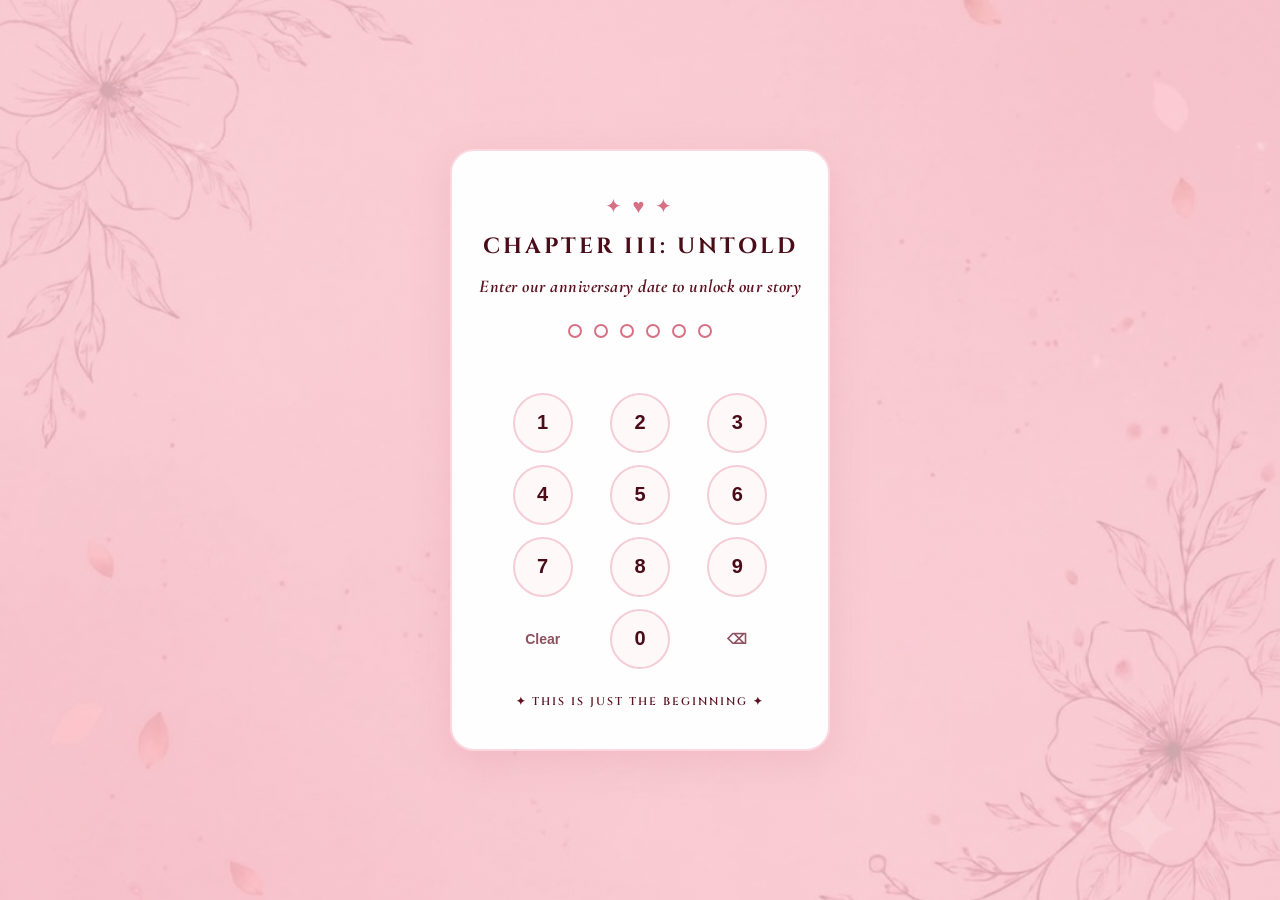
<file: index.html>
<!DOCTYPE html>
<html lang="en">

<head>
    <meta charset="UTF-8">
    <meta name="viewport" content="width=device-width, initial-scale=1.0">
    <title>Chapter III: Untold</title>

    <!-- Google Fonts (Cinzel + Cormorant Garamond + Poppins) -->
    <link rel="preconnect" href="https://fonts.googleapis.com">
    <link rel="preconnect" href="https://fonts.gstatic.com" crossorigin>
    <link href="https://fonts.googleapis.com/css2?family=Cinzel:wght@400;600;700&family=Cormorant+Garamond:ital,wght@1,400;1,600;1,700&family=Poppins:wght@300;400;500;600&display=swap" rel="stylesheet">

    <style>
        * {
            box-sizing: border-box;
            margin: 0;
            padding: 0;
        }

        body {
            /* 🌸 Pink background style */
            background-color: #fff0f3;
            background-image: 
                linear-gradient(rgba(252, 221, 227, 0.75), rgba(252, 221, 227, 0.75)),
                url('image/2flower-bg.jpg');
            background-size: cover;
            background-position: center;
            background-repeat: no-repeat;
            background-attachment: fixed;
            
            font-family: 'Poppins', sans-serif;
            display: flex;
            justify-content: center;
            align-items: center;
            min-height: 100vh;
            padding: 20px;
        }

        .anniversary-card {
            background: rgba(255, 255, 255, 0.98);
            padding: 40px 25px;
            border-radius: 24px;
            box-shadow: 0 10px 35px rgba(224, 150, 168, 0.3);
            border: 2px solid #f9d8e0;
            width: 100%;
            max-width: 380px;
            text-align: center;
            position: relative;
            backdrop-filter: blur(8px);
        }

        .top-heart {
            color: #d87085;
            font-size: 20px;
            margin-bottom: 12px;
            letter-spacing: 3px;
        }

        /* 🏛️ Main Title - Ginawang Dark Burgundy & Bolder */
        h1 {
            font-family: 'Cinzel', serif;
            font-size: 22px;
            color: #4a0d18; /* Dark Burgundy for high visibility */
            font-weight: 700;
            line-height: 1.3;
            text-transform: uppercase;
            letter-spacing: 3px;
            margin-bottom: 8px;
        }

        /* 📜 Sub-Message - Ginawang Dark Wine & Bolder */
        .message {
            font-family: 'Cormorant Garamond', serif;
            font-size: 18px;
            font-style: italic;
            color: #5c1221; /* Dark Wine color */
            font-weight: 700; /* Bolder text */
            margin: 12px 0 25px 0;
            line-height: 1.4;
            letter-spacing: 0.5px;
        }

        .passcode-display {
            display: flex;
            justify-content: center;
            gap: 12px;
            margin-bottom: 20px;
        }

        .dot {
            width: 14px;
            height: 14px;
            border-radius: 50%;
            border: 2px solid #d87085;
            background-color: transparent;
            transition: all 0.2s ease;
        }

        .dot.active {
            background-color: #d87085;
        }

        .error-message {
            color: #e56b6f;
            font-size: 13px;
            margin-bottom: 15px;
            min-height: 20px;
            font-weight: 600;
        }

        .keypad {
            display: grid;
            grid-template-columns: repeat(3, 1fr);
            gap: 12px;
            max-width: 280px;
            margin: 0 auto;
        }

        .key-btn {
            background: #fff8f9;
            border: 2px solid #f4cdd6;
            color: #4a0d18;
            font-size: 20px;
            font-weight: 600;
            padding: 14px 0;
            border-radius: 50%;
            width: 60px;
            height: 60px;
            margin: 0 auto;
            cursor: pointer;
            transition: all 0.15s ease;
            display: flex;
            align-items: center;
            justify-content: center;
            user-select: none;
        }

        .key-btn:active {
            background: #d87085;
            color: white;
            border-color: #d87085;
            transform: scale(0.95);
        }

        .clear-btn {
            font-size: 14px;
            background: transparent;
            border: none;
            color: #8c505e;
            font-weight: 600;
        }

        /* ✦ Bottom Text - Ginagawang mas dark & malinaw */
        .forever {
            font-family: 'Cinzel', serif;
            font-size: 11px;
            color: #5c1221; /* Darker tone */
            font-weight: 600; /* Bolder text */
            margin-top: 25px;
            letter-spacing: 2px;
            text-transform: uppercase;
        }
    </style>
</head>

<body>

    <main class="anniversary-card">
        <div class="top-heart">✦ ♥ ✦</div>

        <h1>Chapter III: Untold</h1>

        <p class="message">Enter our anniversary date to unlock our story</p>

        <!-- Passcode Dots (6 Digits para sa 073026) -->
        <div class="passcode-display">
            <div class="dot" id="dot-0"></div>
            <div class="dot" id="dot-1"></div>
            <div class="dot" id="dot-2"></div>
            <div class="dot" id="dot-3"></div>
            <div class="dot" id="dot-4"></div>
            <div class="dot" id="dot-5"></div>
        </div>

        <div class="error-message" id="errorMessage"></div>

        <!-- 0-9 Keypad -->
        <div class="keypad">
            <button class="key-btn" onclick="pressKey('1')">1</button>
            <button class="key-btn" onclick="pressKey('2')">2</button>
            <button class="key-btn" onclick="pressKey('3')">3</button>
            <button class="key-btn" onclick="pressKey('4')">4</button>
            <button class="key-btn" onclick="pressKey('5')">5</button>
            <button class="key-btn" onclick="pressKey('6')">6</button>
            <button class="key-btn" onclick="pressKey('7')">7</button>
            <button class="key-btn" onclick="pressKey('8')">8</button>
            <button class="key-btn" onclick="pressKey('9')">9</button>
            <button class="key-btn clear-btn" onclick="clearPasscode()">Clear</button>
            <button class="key-btn" onclick="pressKey('0')">0</button>
            <button class="key-btn clear-btn" onclick="deleteLastDigit()">⌫</button>
        </div>

        <p class="forever">✦ This is just the beginning ✦</p>
    </main>

    <script>
        const CORRECT_PASSCODE = "073026";
        let enteredPasscode = "";

        function pressKey(num) {
            if (enteredPasscode.length < 6) {
                enteredPasscode += num;
                updateDots();
                document.getElementById("errorMessage").textContent = "";

                if (enteredPasscode.length === 6) {
                    setTimeout(checkPasscode, 200);
                }
            }
        }

        function updateDots() {
            for (let i = 0; i < 6; i++) {
                const dot = document.getElementById(`dot-${i}`);
                if (i < enteredPasscode.length) {
                    dot.classList.add("active");
                } else {
                    dot.classList.remove("active");
                }
            }
        }

        function checkPasscode() {
            const errorMsg = document.getElementById("errorMessage");

            if (enteredPasscode === CORRECT_PASSCODE) {
                errorMsg.style.color = "#52b788";
                errorMsg.textContent = "✔ Correct! Unlocking... ♥";

                document.body.style.transition = "opacity 1s ease";
                document.body.style.opacity = "0";

                setTimeout(() => {
                    window.location.href = "story.html";
                }, 1000);
            } else {
                errorMsg.style.color = "#e56b6f";
                errorMsg.textContent = "❌ Incorrect passcode, try again my love! ♥";

                setTimeout(() => {
                    clearPasscode();
                }, 800);
            }
        }

        function clearPasscode() {
            enteredPasscode = "";
            updateDots();
        }

        function deleteLastDigit() {
            if (enteredPasscode.length > 0) {
                enteredPasscode = enteredPasscode.slice(0, -1);
                updateDots();
            }
        }
    </script>

</body>

</html>
</file>
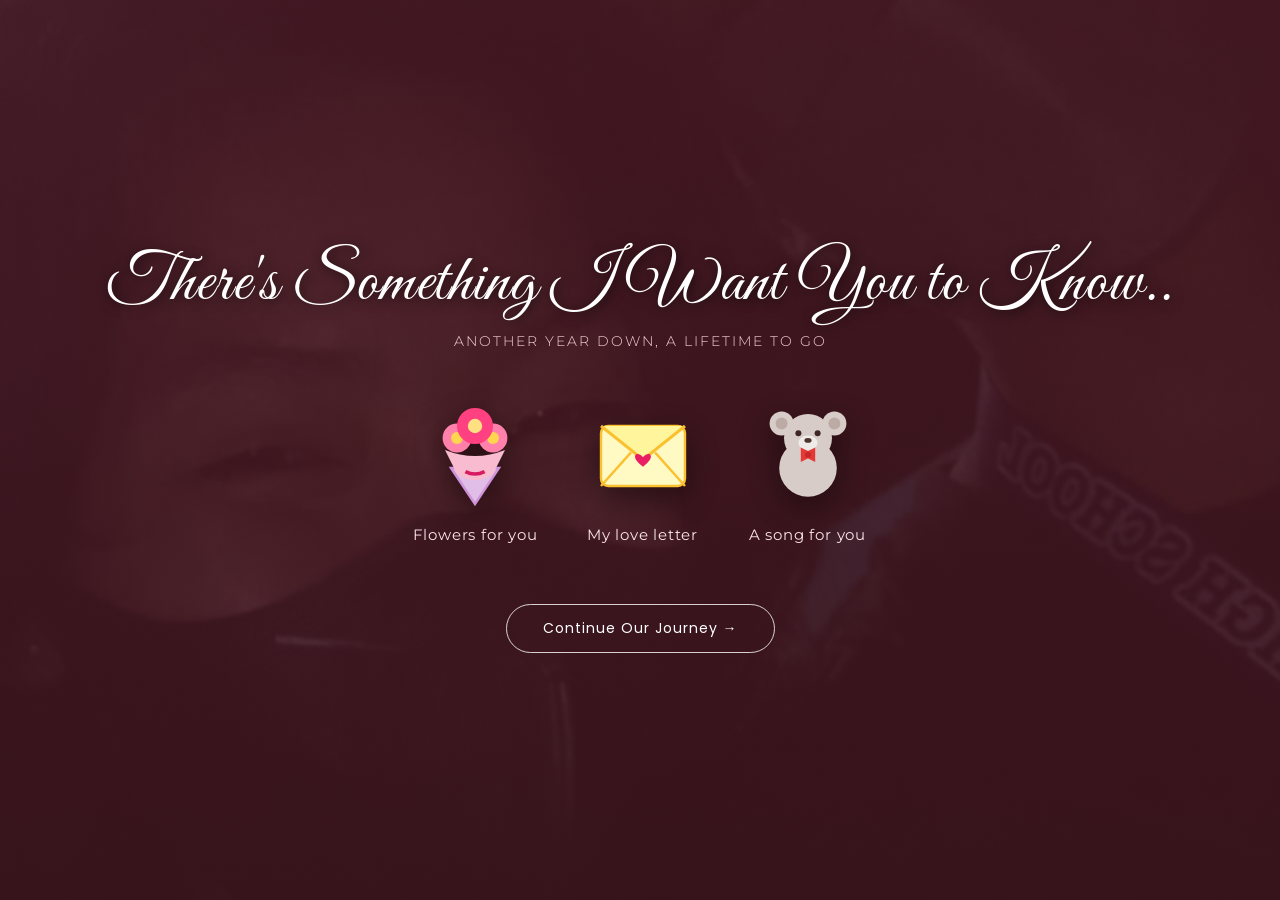
<file: flowers.html>
<!DOCTYPE html>
<html lang="en">
<head>
    <meta charset="UTF-8">
    <meta name="viewport" content="width=device-width, initial-scale=1.0">
    <title>Happy Anniversary - Cristy Limbago</title>

    <!-- Google Fonts -->
    <link rel="preconnect" href="https://fonts.googleapis.com">
    <link rel="preconnect" href="https://fonts.gstatic.com" crossorigin>
    <link href="https://fonts.googleapis.com/css2?family=Great+Vibes&family=Montserrat:wght@300;400;500;600&family=Poppins:wght@300;400;500&display=swap" rel="stylesheet">

    <style>
        * {
            box-sizing: border-box;
            margin: 0;
            padding: 0;
        }

        body {
            /* 🖼️ BACKGROUND: Photo43 with Dark Maroon Overlay */
            background: linear-gradient(rgba(74, 25, 35, 0.85), rgba(60, 20, 28, 0.90)), 
                        url('image/photo43.jpg.jpeg') center/cover no-repeat fixed;
            font-family: 'Poppins', sans-serif;
            min-height: 100vh;
            display: flex;
            flex-direction: column;
            align-items: center;
            justify-content: center;
            padding: 20px;
            overflow-x: hidden;
            color: #ffffff;
            text-align: center;
        }

        /* ✍️ CURSIVE HEADER TITLE */
        .title-wrapper {
            margin-bottom: 40px;
            z-index: 2;
        }

        .title {
            font-family: 'Great Vibes', cursive;
            color: #ffffff;
            font-size: 68px;
            font-weight: 400;
            text-shadow: 2px 2px 12px rgba(0, 0, 0, 0.6);
            letter-spacing: 1px;
            line-height: 1.1;
        }

        .subtitle {
            font-family: 'Montserrat', sans-serif;
            font-size: 14px;
            font-weight: 300;
            color: #f3d0d7;
            letter-spacing: 2px;
            margin-top: 10px;
            text-transform: uppercase;
        }

        /* 🗂️ 3 CLICKABLE OPTIONS CONTAINER */
        .options-container {
            display: flex;
            flex-wrap: wrap;
            gap: 45px;
            justify-content: center;
            align-items: flex-end;
            z-index: 5;
            margin-bottom: 20px;
        }

        .option-box {
            display: flex;
            flex-direction: column;
            align-items: center;
            cursor: pointer;
            transition: all 0.4s ease;
            animation: floatSway 4s ease-in-out infinite alternate;
            user-select: none;
        }

        .option-box:nth-child(2) { animation-delay: 1.2s; }
        .option-box:nth-child(3) { animation-delay: 2.4s; }

        .option-box:hover {
            transform: scale(1.15) translateY(-10px);
            filter: drop-shadow(0 15px 25px rgba(255, 182, 193, 0.4));
        }

        .option-icon-wrap {
            width: 120px;
            height: 120px;
            display: flex;
            align-items: center;
            justify-content: center;
            filter: drop-shadow(0 10px 15px rgba(0,0,0,0.4));
        }

        .option-icon-wrap svg {
            width: 100%;
            height: 100%;
        }

        .option-label {
            font-family: 'Montserrat', sans-serif;
            margin-top: 15px;
            font-size: 15px;
            font-weight: 400;
            color: #fce4ec;
            letter-spacing: 0.8px;
        }

        /* 🖼️ POPUP MODAL STYLES */
        .modal-overlay {
            position: fixed;
            top: 0; left: 0; width: 100%; height: 100%;
            background: rgba(0, 0, 0, 0.85);
            backdrop-filter: blur(6px);
            display: flex;
            align-items: center;
            justify-content: center;
            z-index: 100;
            opacity: 0;
            pointer-events: none;
            transition: opacity 0.4s ease;
        }

        .modal-overlay.active {
            opacity: 1;
            pointer-events: auto;
        }

        .modal-content {
            background: #fffefb;
            color: #4a3b3e;
            padding: 30px 20px;
            border-radius: 18px;
            max-width: 420px;
            width: 90%;
            max-height: 85vh;
            overflow-y: auto;
            text-align: center;
            position: relative;
            transform: translateY(30px) scale(0.9);
            transition: all 0.4s cubic-bezier(0.175, 0.885, 0.32, 1.275);
            box-shadow: 0 20px 50px rgba(0,0,0,0.6);
        }

        .modal-overlay.active .modal-content {
            transform: translateY(0) scale(1);
        }

        .close-btn {
            position: absolute;
            top: 12px;
            right: 18px;
            font-size: 26px;
            font-weight: 300;
            color: #880e4f;
            cursor: pointer;
            transition: transform 0.3s ease;
            z-index: 10;
        }

        .close-btn:hover {
            transform: rotate(90deg) scale(1.2);
        }

        .modal-title {
            color: #880e4f;
            font-family: 'Great Vibes', cursive;
            font-size: 38px;
            margin-bottom: 10px;
        }

        .modal-photo img {
            width: 100%;
            height: 250px;
            object-fit: cover;
            border-radius: 12px;
            margin-bottom: 15px;
            box-shadow: 0 5px 15px rgba(0,0,0,0.12);
        }

        .modal-text {
            font-size: 14px;
            line-height: 1.6;
            color: #5d4037;
        }

        .modal-letter-body {
            font-size: 13.5px;
            line-height: 1.7;
            color: #4a3b3e;
            text-align: left;
            background: #fffafb;
            padding: 20px;
            border-radius: 12px;
            border: 1px solid #fce4ec;
            margin-top: 10px;
        }

        .modal-message {
            font-size: 13.5px;
            line-height: 1.6;
            color: #5d4037;
            text-align: left;
            background: #fdf2f4;
            padding: 15px;
            border-radius: 12px;
            border-left: 3px solid #880e4f;
            margin-bottom: 15px;
        }

        /* 🎬 YOUTUBE EMBED CONTAINER */
        .youtube-container {
            position: relative;
            width: 100%;
            padding-bottom: 56.25%; /* 16:9 Aspect Ratio */
            height: 0;
            overflow: hidden;
            border-radius: 12px;
            margin-top: 10px;
            box-shadow: 0 8px 20px rgba(0,0,0,0.2);
            background: #000;
        }

        .youtube-container iframe {
            position: absolute;
            top: 0;
            left: 0;
            width: 100%;
            height: 100%;
            border: 0;
        }

        /* 🔘 CONTINUE BUTTON */
        .next-btn {
            display: inline-block;
            margin-top: 40px;
            padding: 13px 36px;
            background-color: transparent;
            color: white;
            border: 1.5px solid rgba(255, 255, 255, 0.8);
            border-radius: 30px;
            text-decoration: none;
            font-size: 14px;
            font-weight: 400;
            letter-spacing: 1px;
            transition: all 0.4s ease;
            z-index: 10;
        }

        .next-btn:hover {
            background-color: white;
            color: #4a1923;
            transform: translateY(-3px);
            box-shadow: 0 10px 20px rgba(255,255,255,0.25);
        }

        /* ANIMATIONS */
        @keyframes floatSway {
            0% { transform: translateY(0) rotate(-2deg); }
            100% { transform: translateY(-8px) rotate(2deg); }
        }

        @media (max-width: 600px) {
            .option-icon-wrap { width: 95px; height: 95px; }
            .title { font-size: 50px; }
            .options-container { gap: 25px; }
        }
    </style>
</head>
<body>

    <!-- 📌 HEADER -->
    <div class="title-wrapper">
        <h1 class="title">There's Something I Want You to Know..</h1>
        <p class="subtitle">Another Year Down, A Lifetime to Go</p>
    </div>

    <!-- 🗂️ 3 CLICKABLE OPTIONS -->
    <div class="options-container">
        
        <!-- Option 1: Flowers -->
        <div class="option-box" onclick="openModal('modalFlowers')">
            <div class="option-icon-wrap">
                <!-- SVG Bouquet Illustration -->
                <svg viewBox="0 0 100 100" fill="none" xmlns="http://www.w3.org/2000/svg">
                    <path d="M30 65 L50 95 L70 65 Z" fill="#e1bee7" stroke="#ce93d8" stroke-width="2"/>
                    <path d="M25 50 Q50 60 75 50 L65 70 Q50 80 35 70 Z" fill="#f8bbd0"/>
                    <circle cx="35" cy="40" r="12" fill="#ff80ab"/>
                    <circle cx="35" cy="40" r="5" fill="#ffd54f"/>
                    <circle cx="65" cy="40" r="12" fill="#ff80ab"/>
                    <circle cx="65" cy="40" r="5" fill="#ffd54f"/>
                    <circle cx="50" cy="30" r="15" fill="#ff4081"/>
                    <circle cx="50" cy="30" r="6" fill="#ffe082"/>
                    <path d="M42 68 Q50 72 58 68" stroke="#d81b60" stroke-width="3" fill="none"/>
                </svg>
            </div>
            <div class="option-label">Flowers for you</div>
        </div>

        <!-- Option 2: Love Letter -->
        <div class="option-box" onclick="openModal('modalLetter')">
            <div class="option-icon-wrap">
                <!-- SVG Envelope Illustration -->
                <svg viewBox="0 0 100 100" fill="none" xmlns="http://www.w3.org/2000/svg">
                    <rect x="15" y="30" width="70" height="50" rx="6" fill="#fff9c4" stroke="#fbc02d" stroke-width="2"/>
                    <path d="M15 30 L50 58 L85 30" stroke="#fbc02d" stroke-width="2.5" fill="#fff59d"/>
                    <path d="M15 80 L40 52" stroke="#fbc02d" stroke-width="2"/>
                    <path d="M85 80 L60 52" stroke="#fbc02d" stroke-width="2"/>
                    <path d="M50 56 C45 50 38 55 50 64 C62 55 55 50 50 56 Z" fill="#e91e63"/>
                </svg>
            </div>
            <div class="option-label">My love letter</div>
        </div>

        <!-- Option 3: Teddy Bear / Song -->
        <div class="option-box" onclick="openModal('modalSong')">
            <div class="option-icon-wrap">
                <!-- SVG Bear Illustration -->
                <svg viewBox="0 0 100 100" fill="none" xmlns="http://www.w3.org/2000/svg">
                    <circle cx="28" cy="28" r="10" fill="#d7ccc8"/>
                    <circle cx="28" cy="28" r="5" fill="#bcaaa4"/>
                    <circle cx="72" cy="28" r="10" fill="#d7ccc8"/>
                    <circle cx="72" cy="28" r="5" fill="#bcaaa4"/>
                    <circle cx="50" cy="65" r="24" fill="#d7ccc8"/>
                    <circle cx="50" cy="40" r="20" fill="#d7ccc8"/>
                    <ellipse cx="50" cy="44" rx="8" ry="6" fill="#efebe9"/>
                    <ellipse cx="50" cy="42" rx="3" ry="2" fill="#4e342e"/>
                    <circle cx="42" cy="36" r="2.5" fill="#3e2723"/>
                    <circle cx="58" cy="36" r="2.5" fill="#3e2723"/>
                    <path d="M44 54 L56 60 L56 48 Z" fill="#e53935"/>
                    <path d="M56 54 L44 60 L44 48 Z" fill="#e53935"/>
                    <circle cx="50" cy="54" r="2.5" fill="#c62828"/>
                </svg>
            </div>
            <div class="option-label">A song for you</div>
        </div>

    </div>

    <!-- 🔘 CONTINUE BUTTON (Naka-link na sa gift.html) -->
    <a href="gift.html" class="next-btn">Continue Our Journey →</a>


    <!-- ================= MODALS (POPUPS) ================= -->

    <!-- MODAL 1: FLOWERS (Photo Reveal) -->
    <div class="modal-overlay" id="modalFlowers" onclick="closeModal(event, 'modalFlowers')">
        <div class="modal-content">
            <span class="close-btn" onclick="closeModalDirect('modalFlowers')">&times;</span>
            <div class="modal-photo">
                <img id="revealPhoto" src="image/photo43.jpg.jpeg" alt="Our First Picture Together">
            </div>
            <h3 class="modal-title">Flowers For You</h3>
            <p class="modal-text">Our very first picture together. 📸❤️</p>
        </div>
    </div>

    <!-- MODAL 2: LOVE LETTER -->
    <div class="modal-overlay" id="modalLetter" onclick="closeModal(event, 'modalLetter')">
        <div class="modal-content">
            <span class="close-btn" onclick="closeModalDirect('modalLetter')">&times;</span>
            <h3 class="modal-title">My Love Letter</h3>
            
            <div class="modal-letter-body">
                <p><strong>Mi amor🤍,</strong></p><br>
                <p>Happy 3rd Anniversary.</p><br>
                <p>Three years na ta, love. Wala gyud ko nagdahom nga moabot ta ani nga point despite sa tanan natong naagian. Pero bisan unsa man ang nahitabo, nagpabilin gihapon nga kitang duha.</p><br>
                <p>Dili man gyud perpekto atong relationship. Daghan ta'g away, misunderstandings, ug mga panahon nga murag wala na lang gyud. Makabati ta'g kapoy, laay, ug sumo sa usag usa. Usahay mag-away ta, makasulti ta og mga words nga wala nato tinuyo kay nadalas kapungot. Usahay sad, mas gipili nato ang maghilom kaysa magstorya.</p><br>
                <p>I know daghan kog mga sayop nga nabuhat sa imoha. Naay mga panahon nga ako ang hinungdan nganong mag-away ta, hangtod sa moabot na lang sa walay tingogay. Naay mga time nga nakasulti ko og mga words nga nakapasakit nimo. Gusto ko mangayog pasaylo ana. Gusto pud ko magpasalamat kay bisan kapila ko nasayop, ginasabot gihapon ko nimo.</p><br>
                <p>Thank you for staying. Thank you for loving me even when I wasn't easy to love. Salamat kay nakita gihapon nimo ang maayo sa akoa bisan sa mga panahon nga ako mismo wala na kabalo unsay makita sa akong kaugalingon.</p><br>
                <p>Looking back, narealize nako nga ang atong mga away wala diay para magbulag ta. They were there to make us stronger, to teach us how to understand each other better, and to remind us that love isn't about being perfect it's about choosing each other, especially on the hardest days.</p><br>
                <p>After three years, one thing has never changed.</p><br>
                <p>Ikaw gihapon ang akong pahulay. Ikaw gihapon ang tao nga gusto nakong pilion og makauban sa mga sumu-sunod pa.</p><br>
                <p>Happy 3rd Anniversary, my love.</p><br>
                <p>Thank you for these three amazing years. Thank you for every smile, every lesson, every argument that helped us grow, and every moment you chose to stay.</p><br>
                <p>I love you, and I always will.</p><br>
                <p>Yours truly,<br><strong>Gerald</strong></p>
            </div>
        </div>
    </div>

    <!-- MODAL 3: A SONG FOR YOU (Message + YouTube Player Embed) -->
    <div class="modal-overlay" id="modalSong" onclick="closeModal(event, 'modalSong')">
        <div class="modal-content">
            <span class="close-btn" onclick="closeModalDirect('modalSong'); stopYtVideo();">&times;</span>
            <h3 class="modal-title">A Song For You</h3>
            
            <!-- Custom Message Before Song -->
            <div class="modal-message">
                <p><strong>Tahanan</strong></p><br>
                <p>I chose this song because it perfectly reflects how I feel about you. Every lyric reminds me of our journey together and the love we've built over the past three years.</p><br>
                <p>To me, the word "Tahanan" is not a place—it's you. Thank you for being my comfort, my peace, and the person I always want to be.</p><br>
                <p>Happy 3rd Anniversary, my love. Thank you for being my tahanan. I love you always. ❤️</p>
            </div>
            
            <!-- Embedded YouTube Player -->
            <div class="youtube-container">
                <iframe id="ytPlayer" 
                        src="https://www.youtube.com/embed/PLrd-rILKtc?enablejsapi=1" 
                        title="Tahanan - El Manu" 
                        allow="accelerometer; autoplay; clipboard-write; encrypted-media; gyroscope; picture-in-picture" 
                        allowfullscreen>
                </iframe>
            </div>
        </div>
    </div>


    <script>
        // 1. Background Image Extension Fallback
        const body = document.body;
        const testImg = new Image();
        testImg.src = 'image/photo43.jpg.jpeg';
        testImg.onerror = function() {
            body.style.backgroundImage = "linear-gradient(rgba(74, 25, 35, 0.85), rgba(60, 20, 28, 0.90)), url('image/photo43.jpg')";
        };

        // 2. Modal Photo Extension Fallback
        const photoImg = document.getElementById('revealPhoto');
        photoImg.onerror = function() {
            if (this.src.endsWith('.jpg.jpeg')) {
                this.src = 'image/photo43.jpg';
            } else if (this.src.endsWith('.jpg')) {
                this.src = 'image/photo43.jpeg';
            } else if (this.src.endsWith('.jpeg')) {
                this.src = 'image/photo43.PNG';
            }
        };

        // 3. Modal Control Logic
        function openModal(modalId) {
            document.getElementById(modalId).classList.add('active');
        }

        function closeModalDirect(modalId) {
            document.getElementById(modalId).classList.remove('active');
            if (modalId === 'modalSong') {
                stopYtVideo();
            }
        }

        function closeModal(event, modalId) {
            if (event.target.id === modalId) {
                document.getElementById(modalId).classList.remove('active');
                if (modalId === 'modalSong') {
                    stopYtVideo();
                }
            }
        }

        // 4. Function para tumigil ang YouTube audio kapag isinarat/isinara ang modal
        function stopYtVideo() {
            const iframe = document.getElementById('ytPlayer');
            if (iframe) {
                const iframeSrc = iframe.src;
                iframe.src = iframeSrc; // Reset src to pause playback
            }
        }
    </script>

</body>
</html>
</file>
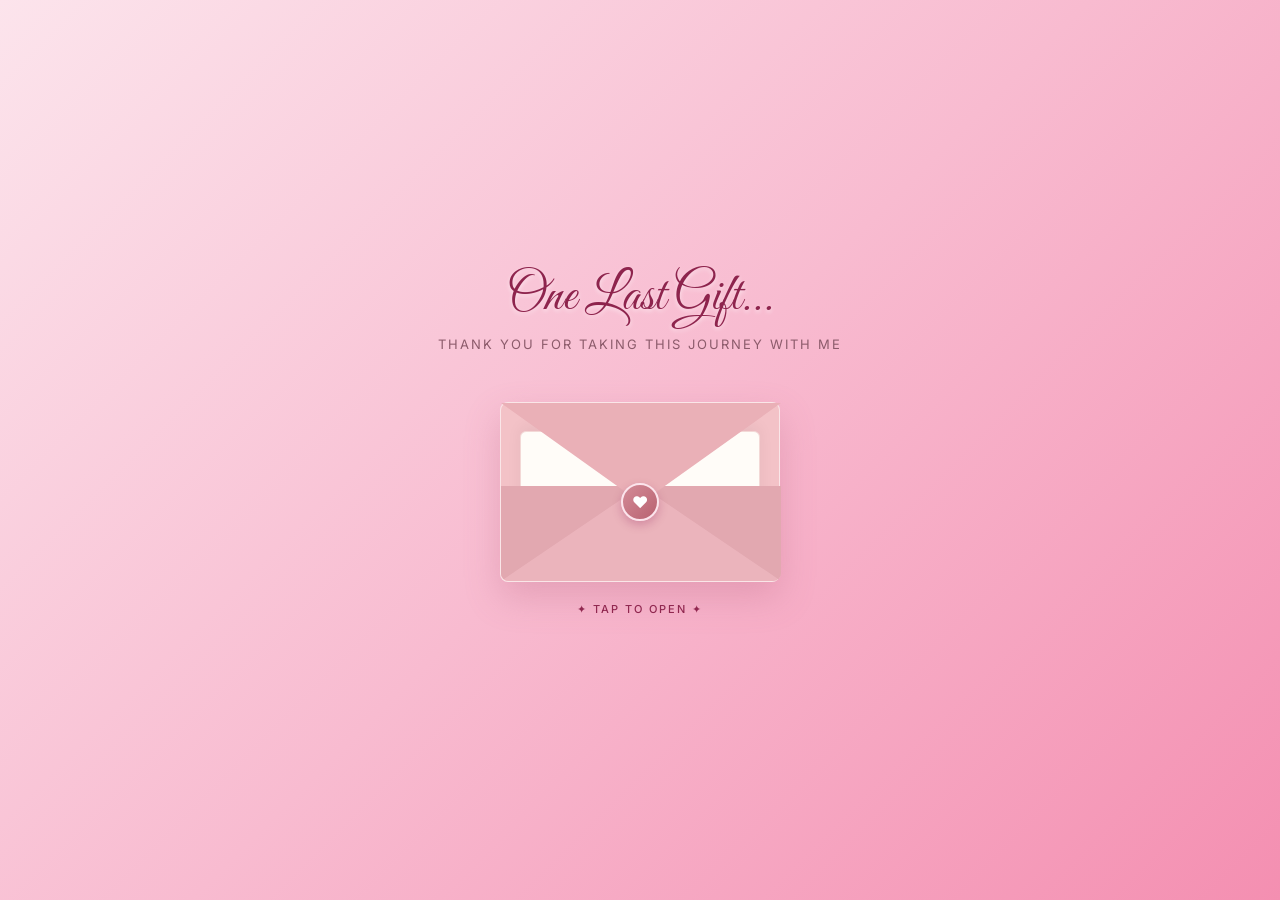
<file: gift.html>
<!DOCTYPE html>
<html lang="en">
<head>
    <meta charset="UTF-8">
    <meta name="viewport" content="width=device-width, initial-scale=1.0">
    <title>One Last Gift - For Cristy</title>

    <!-- Google Fonts: Inter + Great Vibes -->
    <link rel="preconnect" href="https://fonts.googleapis.com">
    <link rel="preconnect" href="https://fonts.gstatic.com" crossorigin>
    <link href="https://fonts.googleapis.com/css2?family=Great+Vibes&family=Inter:wght@300;400;500;600&display=swap" rel="stylesheet">

    <style>
        * {
            box-sizing: border-box;
            margin: 0;
            padding: 0;
        }

        body {
            /* Soft Pink Aesthetic matching reference photo */
            background: linear-gradient(135deg, #fce4ec 0%, #f8bbd0 50%, #f48fb1 100%);
            min-height: 100vh;
            font-family: 'Inter', sans-serif;
            display: flex;
            justify-content: center;
            align-items: center;
            overflow-x: hidden;
            position: relative;
            color: #5d4037;
        }

        /* Ambient Canvas */
        canvas#ambientCanvas {
            position: absolute;
            top: 0;
            left: 0;
            width: 100%;
            height: 100%;
            pointer-events: none;
            z-index: 1;
        }

        .container {
            position: relative;
            z-index: 10;
            text-align: center;
            padding: 20px;
            max-width: 520px;
            width: 90%;
            display: flex;
            flex-direction: column;
            align-items: center;
        }

        /* Header Styles */
        .intro-group {
            transition: opacity 0.8s ease, transform 0.8s ease;
            margin-bottom: 30px;
        }

        .intro-title {
            font-family: 'Great Vibes', cursive;
            font-size: 52px;
            color: #8e244d;
            font-weight: 400;
            margin-bottom: 6px;
            text-shadow: 0 2px 4px rgba(255, 255, 255, 0.6);
        }

        .intro-subtitle {
            font-size: 13px;
            font-weight: 400;
            color: #8c5b6b;
            letter-spacing: 2px;
            text-transform: uppercase;
        }

        /* ✉️ INTERACTIVE ENVELOPE STYLES */
        .envelope-wrapper {
            position: relative;
            cursor: pointer;
            margin: 20px 0;
            perspective: 1000px;
        }

        .envelope {
            position: relative;
            width: 280px;
            height: 180px;
            /* Soft dusty blush pink envelope body */
            background: #f3c2c7;
            border-radius: 8px;
            border: 1px solid rgba(255, 255, 255, 0.6);
            box-shadow: 0 15px 35px rgba(186, 104, 129, 0.3);
            display: flex;
            justify-content: center;
            align-items: center;
            transition: transform 0.3s ease, box-shadow 0.3s ease;
        }

        .envelope-wrapper:hover .envelope {
            transform: translateY(-5px);
            box-shadow: 0 20px 40px rgba(186, 104, 129, 0.4);
        }

        /* Envelope Top Flap */
        .envelope-flap {
            position: absolute;
            top: 0;
            left: 0;
            width: 0;
            height: 0;
            border-left: 140px solid transparent;
            border-right: 140px solid transparent;
            /* Inner/Flap color matches photo's soft rose tint */
            border-top: 100px solid #eab0b7;
            transform-origin: top;
            transition: transform 0.6s cubic-bezier(0.4, 0, 0.2, 1);
            z-index: 4;
        }

        /* Envelope Side & Bottom Folds */
        .envelope-pocket {
            position: absolute;
            bottom: 0;
            left: 0;
            width: 0;
            height: 0;
            border-left: 140px solid #e2a8b0;
            border-right: 140px solid #e2a8b0;
            border-bottom: 95px solid #ebb4bc;
            border-radius: 0 0 8px 8px;
            z-index: 3;
        }

        /* Rose Gold / Dusty Pink Wax Seal */
        .wax-seal {
            position: absolute;
            top: 80px;
            left: 50%;
            transform: translateX(-50%);
            width: 38px;
            height: 38px;
            background: linear-gradient(135deg, #d48b97 0%, #b86271 100%);
            border: 2px solid #fce4ec;
            border-radius: 50%;
            display: flex;
            align-items: center;
            justify-content: center;
            color: #ffffff;
            font-size: 16px;
            z-index: 5;
            box-shadow: 0 4px 10px rgba(136, 14, 79, 0.25);
            transition: opacity 0.4s ease, transform 0.4s ease;
        }

        /* Letter Inside Envelope (Cream / Off-white card style) */
        .letter-preview {
            position: absolute;
            bottom: 10px;
            width: 240px;
            height: 140px;
            background: #fffcf8;
            border: 1px solid #f3d8d6;
            border-radius: 6px;
            z-index: 2;
            transition: transform 0.8s cubic-bezier(0.4, 0, 0.2, 1);
            box-shadow: 0 -5px 15px rgba(0, 0, 0, 0.05);
        }

        .click-hint {
            font-size: 11px;
            color: #8e244d;
            margin-top: 20px;
            letter-spacing: 2px;
            text-transform: uppercase;
            font-weight: 500;
            animation: pulse 2s infinite;
        }

        /* ✉️ OPENED ANIMATION STATE */
        .envelope-wrapper.open .envelope-flap {
            transform: rotateX(180deg);
            z-index: 1;
        }

        .envelope-wrapper.open .wax-seal {
            opacity: 0;
            transform: translateX(-50%) scale(0.5);
        }

        .envelope-wrapper.open .letter-preview {
            transform: translateY(-110px);
            z-index: 5;
        }

        /* 📄 FINAL ELEGANT CARD */
        .final-card {
            display: none;
            opacity: 0;
            background: rgba(255, 255, 255, 0.75);
            backdrop-filter: blur(12px);
            border: 1px solid rgba(255, 255, 255, 0.9);
            padding: 40px 30px;
            border-radius: 20px;
            box-shadow: 0 20px 50px rgba(186, 104, 129, 0.25);
            margin-top: 10px;
            transform: translateY(20px);
            transition: opacity 1.2s ease, transform 1.2s ease;
            text-align: center;
        }

        .final-card.show {
            display: block;
            opacity: 1;
            transform: translateY(0);
        }

        .final-card h2 {
            font-family: 'Great Vibes', cursive;
            font-size: 44px;
            color: #8e244d;
            font-weight: 400;
            margin-bottom: 20px;
        }

        .final-card p {
            font-size: 14px;
            line-height: 1.8;
            color: #6a4a53;
            font-weight: 400;
            letter-spacing: 0.3px;
            margin-bottom: 25px;
        }

        .final-card .love-signature {
            font-family: 'Great Vibes', cursive;
            font-size: 32px;
            color: #b86271;
        }

        /* ↺ RELIVE OUR JOURNEY BUTTON */
        .relive-btn {
            display: none;
            opacity: 0;
            margin-top: 30px;
            padding: 12px 28px;
            background: rgba(255, 255, 255, 0.8);
            color: #8e244d;
            border: 1px solid #d48b97;
            border-radius: 25px;
            font-family: 'Inter', sans-serif;
            font-size: 12px;
            font-weight: 500;
            letter-spacing: 1.5px;
            text-transform: uppercase;
            cursor: pointer;
            text-decoration: none;
            transition: all 0.3s ease;
            box-shadow: 0 4px 15px rgba(186, 104, 129, 0.15);
        }

        .relive-btn.show {
            display: inline-block;
            opacity: 1;
            animation: fadeIn 1s ease;
        }

        .relive-btn:hover {
            background: #8e244d;
            color: #ffffff;
            border-color: #8e244d;
            box-shadow: 0 6px 20px rgba(142, 36, 77, 0.3);
        }

        /* Animations */
        @keyframes fadeIn {
            from { opacity: 0; transform: translateY(10px); }
            to { opacity: 1; transform: translateY(0); }
        }

        @keyframes pulse {
            0%, 100% { opacity: 0.5; }
            50% { opacity: 1; }
        }
    </style>
</head>
<body>

    <!-- Ambient Canvas -->
    <canvas id="ambientCanvas"></canvas>

    <div class="container">
        
        <!-- Minimalist Header -->
        <div class="intro-group" id="introGroup">
            <h1 class="intro-title">One Last Gift...</h1>
            <p class="intro-subtitle">Thank you for taking this journey with me</p>
        </div>

        <!-- ✉️ Interactive Envelope -->
        <div class="envelope-wrapper" id="envelopeWrapper" onclick="openEnvelope()">
            <div class="envelope">
                <div class="envelope-flap"></div>
                <div class="wax-seal">♥</div>
                <div class="letter-preview"></div>
                <div class="envelope-pocket"></div>
            </div>
            <p class="click-hint" id="clickHint">✦ Tap to open ✦</p>
        </div>

        <!-- 📄 Final Minimalist Message Card -->
        <div class="final-card" id="finalCard">
            <h2>Happy 3rd Anniversary, My Love.</h2>
            <p>
                Three years, countless memories, and a lifetime more to go. No matter where life takes us, my favorite place will always be by your side.
            </p>
            <div class="love-signature">I love you, always. ♥</div>
        </div>

        <!-- ↺ Relive Button -->
        <div>
            <a href="index.html" class="relive-btn" id="reliveBtn">↺ Relive Our Journey</a>
        </div>

    </div>

    <script>
        // Minimal Background Particles adjusted for light pink theme
        const canvas = document.getElementById('ambientCanvas');
        const ctx = canvas.getContext('2d');

        let width = canvas.width = window.innerWidth;
        let height = canvas.height = window.innerHeight;

        window.addEventListener('resize', () => {
            width = canvas.width = window.innerWidth;
            height = canvas.height = window.innerHeight;
        });

        let particles = [];
        let envelopeOpened = false;

        class Particle {
            constructor(type) {
                this.type = type; // 'sparkle', 'heart', 'confetti'
                this.reset();
            }

            reset() {
                this.x = Math.random() * width;
                this.y = Math.random() * height - height;
                this.size = Math.random() * 3 + 1;
                this.speedY = Math.random() * 0.8 + 0.3;
                this.speedX = Math.random() * 0.4 - 0.2;
                this.opacity = Math.random() * 0.6 + 0.2;

                if (this.type === 'heart') {
                    this.size = Math.random() * 6 + 4;
                    this.color = '#c25975';
                } else if (this.type === 'confetti') {
                    this.size = Math.random() * 5 + 3;
                    const colors = ['#ffffff', '#f8bbd0', '#d48b97', '#8e244d'];
                    this.color = colors[Math.floor(Math.random() * colors.length)];
                    this.speedY = Math.random() * 2 + 1;
                } else {
                    this.color = '#ffffff';
                }
            }

            update() {
                this.y += this.speedY;
                this.x += this.speedX;

                if (this.y > height + 20) {
                    this.reset();
                    this.y = -10;
                }
            }

            draw() {
                ctx.save();
                ctx.globalAlpha = this.opacity;
                ctx.fillStyle = this.color;

                if (this.type === 'heart') {
                    ctx.translate(this.x, this.y);
                    ctx.beginPath();
                    ctx.arc(-this.size/4, -this.size/4, this.size/4, 0, Math.PI, true);
                    ctx.arc(this.size/4, -this.size/4, this.size/4, 0, Math.PI, true);
                    ctx.lineTo(0, this.size/2);
                    ctx.closePath();
                    ctx.fill();
                } else {
                    ctx.beginPath();
                    ctx.arc(this.x, this.y, this.size, 0, Math.PI * 2);
                    ctx.fill();
                }

                ctx.restore();
            }
        }

        // Soft initial particles
        for (let i = 0; i < 40; i++) {
            particles.push(new Particle('sparkle'));
        }

        function animate() {
            ctx.clearRect(0, 0, width, height);
            particles.forEach(p => {
                p.update();
                p.draw();
            });
            requestAnimationFrame(animate);
        }

        animate();

        // ✉️ ENVELOPE OPENING LOGIC
        function openEnvelope() {
            if (envelopeOpened) return;
            envelopeOpened = true;

            const envelopeWrapper = document.getElementById('envelopeWrapper');
            const clickHint = document.getElementById('clickHint');
            const introGroup = document.getElementById('introGroup');
            const finalCard = document.getElementById('finalCard');
            const reliveBtn = document.getElementById('reliveBtn');

            // 1. Open Envelope Animation
            envelopeWrapper.classList.add('open');
            clickHint.style.opacity = '0';

            // 2. Add soft celebration particles
            for (let i = 0; i < 35; i++) {
                let pHeart = new Particle('heart');
                pHeart.y = height / 2;
                pHeart.x = width / 2 + (Math.random() * 100 - 50);
                pHeart.speedY = Math.random() * -3 - 1;
                particles.push(pHeart);
            }

            // 3. Fade out envelope & header gracefully
            setTimeout(() => {
                envelopeWrapper.style.transition = 'opacity 0.8s ease, transform 0.8s ease';
                envelopeWrapper.style.opacity = '0';
                envelopeWrapper.style.transform = 'translateY(-20px)';

                introGroup.style.opacity = '0';

                setTimeout(() => {
                    envelopeWrapper.style.display = 'none';
                    introGroup.style.display = 'none';

                    // 4. Reveal Final Card
                    finalCard.classList.add('show');

                    // 5. Reveal Relive Button
                    setTimeout(() => {
                        reliveBtn.classList.add('show');
                    }, 1800);

                }, 800);
            }, 1200);
        }
    </script>
</body>
</html>
</file>
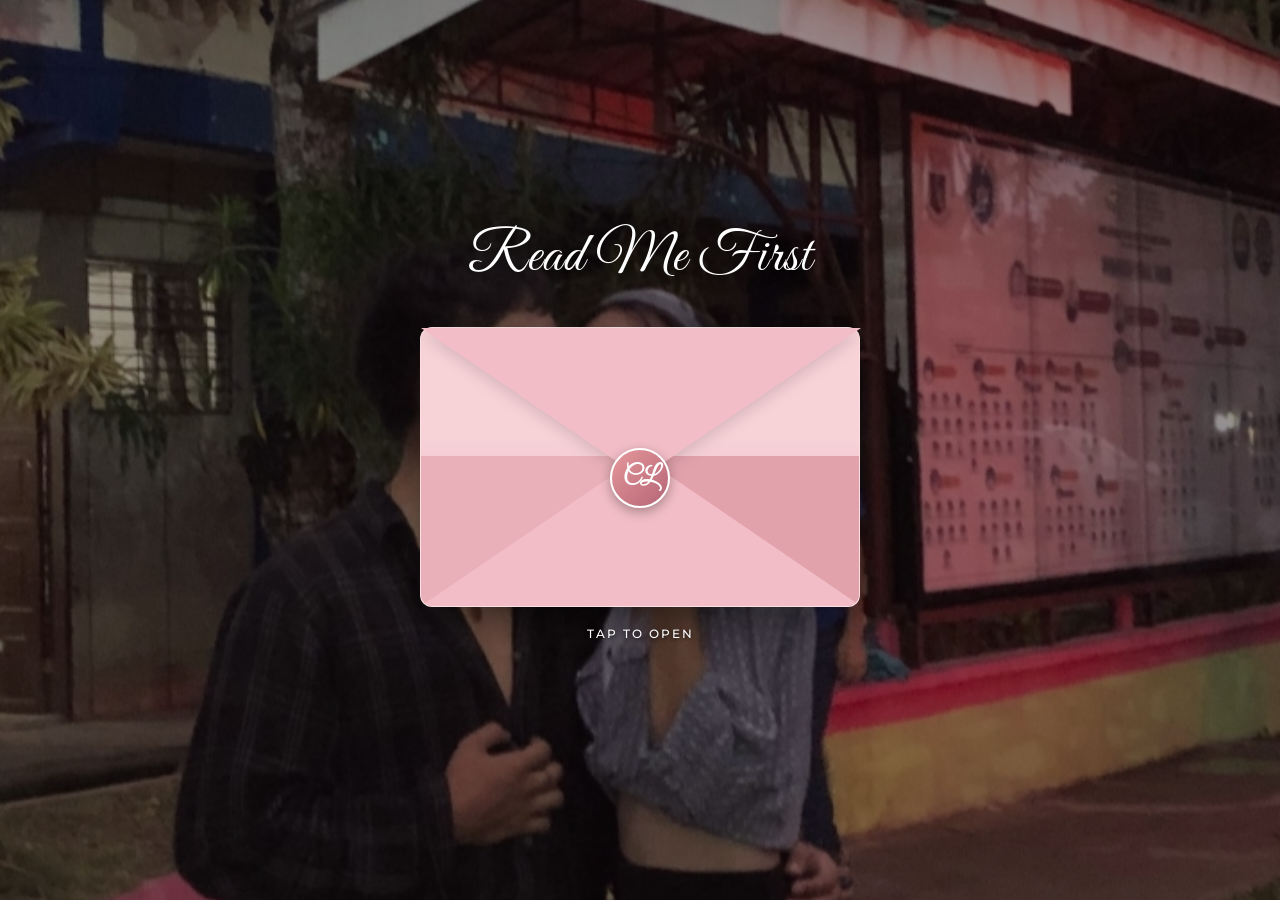
<file: story.html>
<!DOCTYPE html>
<html lang="en">
<head>
    <meta charset="UTF-8">
    <meta name="viewport" content="width=device-width, initial-scale=1.0">
    <title>Read Me First - Cristy Limbago</title>
    <!-- Google Fonts -->
    <link rel="preconnect" href="https://fonts.googleapis.com">
    <link rel="preconnect" href="https://fonts.gstatic.com" crossorigin>
    <link href="https://fonts.googleapis.com/css2?family=Great+Vibes&family=Montserrat:wght@400;500;600&family=Playfair+Display:ital,wght@0,400;0,500;1,400&display=swap" rel="stylesheet">
    
    <style>
        * {
            box-sizing: border-box;
            margin: 0;
            padding: 0;
        }

        body {
            min-height: 100vh;
            display: flex;
            justify-content: center;
            align-items: center;
            padding: 40px 20px;
            font-family: 'Playfair Display', serif;
            position: relative;
            overflow-x: hidden;
            /* Tinanggal ang matingkad na light gradient overlay */
            background: 
                linear-gradient(rgba(20, 10, 15, 0.45), rgba(20, 10, 15, 0.45)), 
                url('image/photo8.jpg.jpg') no-repeat center center fixed;
            background-size: cover;
        }

        .main-wrapper {
            position: relative;
            z-index: 2;
            display: flex;
            flex-direction: column;
            align-items: center;
            width: 100%;
            max-width: 520px;
        }

        /* Main Page Title (Malinis na white title nang walang matingkad na glow) */
        .main-title {
            font-family: 'Great Vibes', cursive;
            font-size: 56px;
            color: #ffffff;
            text-align: center;
            margin-bottom: 25px;
            font-weight: 400;
            letter-spacing: 1px;
            text-shadow: 0 4px 12px rgba(0, 0, 0, 0.6);
            transition: opacity 0.4s ease, transform 0.4s ease;
        }

        /* Envelope Container */
        .envelope-wrapper {
            position: relative;
            width: 100%;
            max-width: 440px;
            height: 280px;
            background-color: #f7d2d7;
            border-radius: 12px;
            box-shadow: 0 15px 35px rgba(0, 0, 0, 0.4);
            cursor: pointer;
            transition: transform 0.4s ease, height 0.6s ease;
            margin-top: 10px;
            border: 1px solid rgba(255, 255, 255, 0.3);
        }

        .envelope-wrapper.hoverable:hover {
            transform: translateY(-5px);
            box-shadow: 0 20px 40px rgba(0, 0, 0, 0.5);
        }

        /* Envelope Flap Top */
        .envelope-flap {
            position: absolute;
            top: 0;
            left: 0;
            width: 0;
            height: 0;
            border-left: 220px solid transparent;
            border-right: 220px solid transparent;
            border-top: 150px solid #f2bdc6;
            transform-origin: top;
            transition: transform 0.5s ease 0.2s, z-index 0.2s;
            z-index: 5;
            filter: drop-shadow(0 4px 8px rgba(0,0,0,0.15));
        }

        /* Envelope Base Sides & Bottom */
        .envelope-pocket {
            position: absolute;
            bottom: 0;
            left: 0;
            width: 100%;
            height: 100%;
            background: linear-gradient(180deg, rgba(247, 210, 215, 0) 40%, #eab0b9 100%);
            border-radius: 0 0 12px 12px;
            z-index: 4;
            pointer-events: none;
            overflow: hidden;
        }

        .envelope-pocket::before {
            content: '';
            position: absolute;
            bottom: 0;
            left: 0;
            width: 0;
            height: 0;
            border-left: 220px solid #eab0b9;
            border-right: 220px solid #e2a2ac;
            border-bottom: 150px solid #f2bdc6;
        }

        /* Rose Gold Wax Seal Badge */
        .wax-seal {
            position: absolute;
            top: 120px;
            left: 50%;
            transform: translateX(-50%);
            width: 60px;
            height: 60px;
            background: linear-gradient(135deg, #e5989b 0%, #b56576 100%);
            border: 2px solid #ffffff;
            border-radius: 50%;
            display: flex;
            justify-content: center;
            align-items: center;
            z-index: 6;
            box-shadow: 0 4px 12px rgba(0, 0, 0, 0.3);
            transition: opacity 0.4s ease, transform 0.4s ease;
        }

        .wax-seal span {
            font-family: 'Great Vibes', cursive;
            color: #ffffff;
            font-size: 24px;
            font-weight: bold;
        }

        .seal-hint {
            position: absolute;
            bottom: -35px;
            width: 100%;
            text-align: center;
            font-family: 'Montserrat', sans-serif;
            font-size: 12px;
            letter-spacing: 2px;
            color: #ffffff;
            text-transform: uppercase;
            transition: opacity 0.3s;
            text-shadow: 0 1px 4px rgba(0, 0, 0, 0.7);
            font-weight: 500;
        }

        /* Letter Card inside Envelope */
        .letter-card {
            position: absolute;
            bottom: 10px;
            left: 50%;
            transform: translateX(-50%);
            width: 92%;
            height: 85%;
            background: rgba(255, 253, 250, 0.94);
            backdrop-filter: blur(10px);
            -webkit-backdrop-filter: blur(10px);
            border: 1px solid rgba(255, 255, 255, 0.8);
            border-radius: 12px;
            padding: 30px 25px;
            color: #4a3e3d;
            box-shadow: 0 8px 32px 0 rgba(0, 0, 0, 0.2);
            z-index: 3;
            transition: transform 0.8s cubic-bezier(0.4, 0, 0.2, 1), height 0.8s ease;
            overflow: hidden;
            opacity: 0;
        }

        .letter-body {
            font-family: 'Playfair Display', serif;
            font-size: 14.5px;
            line-height: 1.8;
            color: #543d42;
            text-align: left;
            white-space: pre-wrap;
            font-weight: 500;
        }

        /* OPEN STATE ANIMATIONS */
        .envelope-wrapper.open {
            height: auto;
            background-color: transparent;
            box-shadow: none;
            margin-top: 0;
            border: none;
        }

        .envelope-wrapper.open .envelope-flap {
            transform: rotateX(180deg);
            z-index: 1;
        }

        .envelope-wrapper.open .wax-seal {
            opacity: 0;
            transform: translateX(-50%) scale(0.5);
            pointer-events: none;
        }

        .envelope-wrapper.open .seal-hint {
            opacity: 0;
        }

        .envelope-wrapper.open .envelope-pocket {
            opacity: 0;
            transition: opacity 0.5s ease 0.4s;
        }

        .envelope-wrapper.open .letter-card {
            position: relative;
            bottom: 0;
            left: 0;
            transform: none;
            width: 100%;
            height: auto;
            opacity: 1;
            z-index: 10;
            transition: opacity 0.6s ease 0.3s, transform 0.6s ease 0.3s;
        }

        /* Minimalist Soft Rose Button */
        .btn {
            display: inline-block;
            opacity: 0;
            pointer-events: none;
            margin-top: 30px;
            padding: 13px 32px;
            background-color: #ffffff;
            color: #b56576;
            border: none;
            border-radius: 30px;
            font-family: 'Montserrat', sans-serif;
            font-size: 12px;
            font-weight: 600;
            letter-spacing: 2px;
            text-transform: uppercase;
            cursor: pointer;
            text-decoration: none;
            transition: all 0.4s ease;
            box-shadow: 0 6px 20px rgba(0, 0, 0, 0.3);
        }

        .btn.show {
            opacity: 1;
            pointer-events: auto;
        }

        .btn:hover {
            transform: translateY(-2px);
            background-color: #f7d2d7;
            color: #6d2e3b;
            box-shadow: 0 10px 25px rgba(0, 0, 0, 0.4);
        }
    </style>
</head>
<body>

    <div class="main-wrapper">
        
        <!-- Main Page Title -->
        <h1 class="main-title">Read Me First</h1>

        <!-- Envelope Interactive Container -->
        <div class="envelope-wrapper hoverable" id="envelope" onclick="openEnvelope()">
            
            <!-- Flap & Wax Seal -->
            <div class="envelope-flap" id="flap"></div>
            <div class="wax-seal">
                <span>CL</span>
            </div>
            <div class="seal-hint">Tap to open</div>

            <!-- Letter Inside -->
            <div class="letter-card">
                <div class="letter-body">Hi, Cristy... Mi amor. ♡

If you're reading this, then you've already found the little surprise I've been keeping just for you.

Before anything else...
Happy 3rd Anniversary, my love. 

Three years ago, we started a story that slowly became one of the most beautiful parts of my life.

Since then, every smile, every laugh, every adventure, every challenge, and every "I love you" has become a memory I'll always cherish.

People say time flies...
But with you, every moment is worth remembering.

This isn't just a collection of pictures.
It's a little piece of our journey.
A reminder of how "you and me" became us.

So, take your time.
Smile.
Enjoy.
Relive every moment. ♡</div>
            </div>

            <!-- Envelope Front Pocket -->
            <div class="envelope-pocket"></div>
        </div>

        <!-- Redirection Button -->
        <a id="openBtn" href="gallery.html" class="btn">Open Our Memories ✨</a>

    </div>

    <script>
        function openEnvelope() {
            const envelope = document.getElementById("envelope");
            const btn = document.getElementById("openBtn");

            if (!envelope.classList.contains("open")) {
                envelope.classList.remove("hoverable");
                envelope.classList.add("open");

                // Show button after envelope opens
                setTimeout(() => {
                    btn.classList.add("show");
                }, 700);
            }
        }
    </script>

</body>
</html>
</file>
